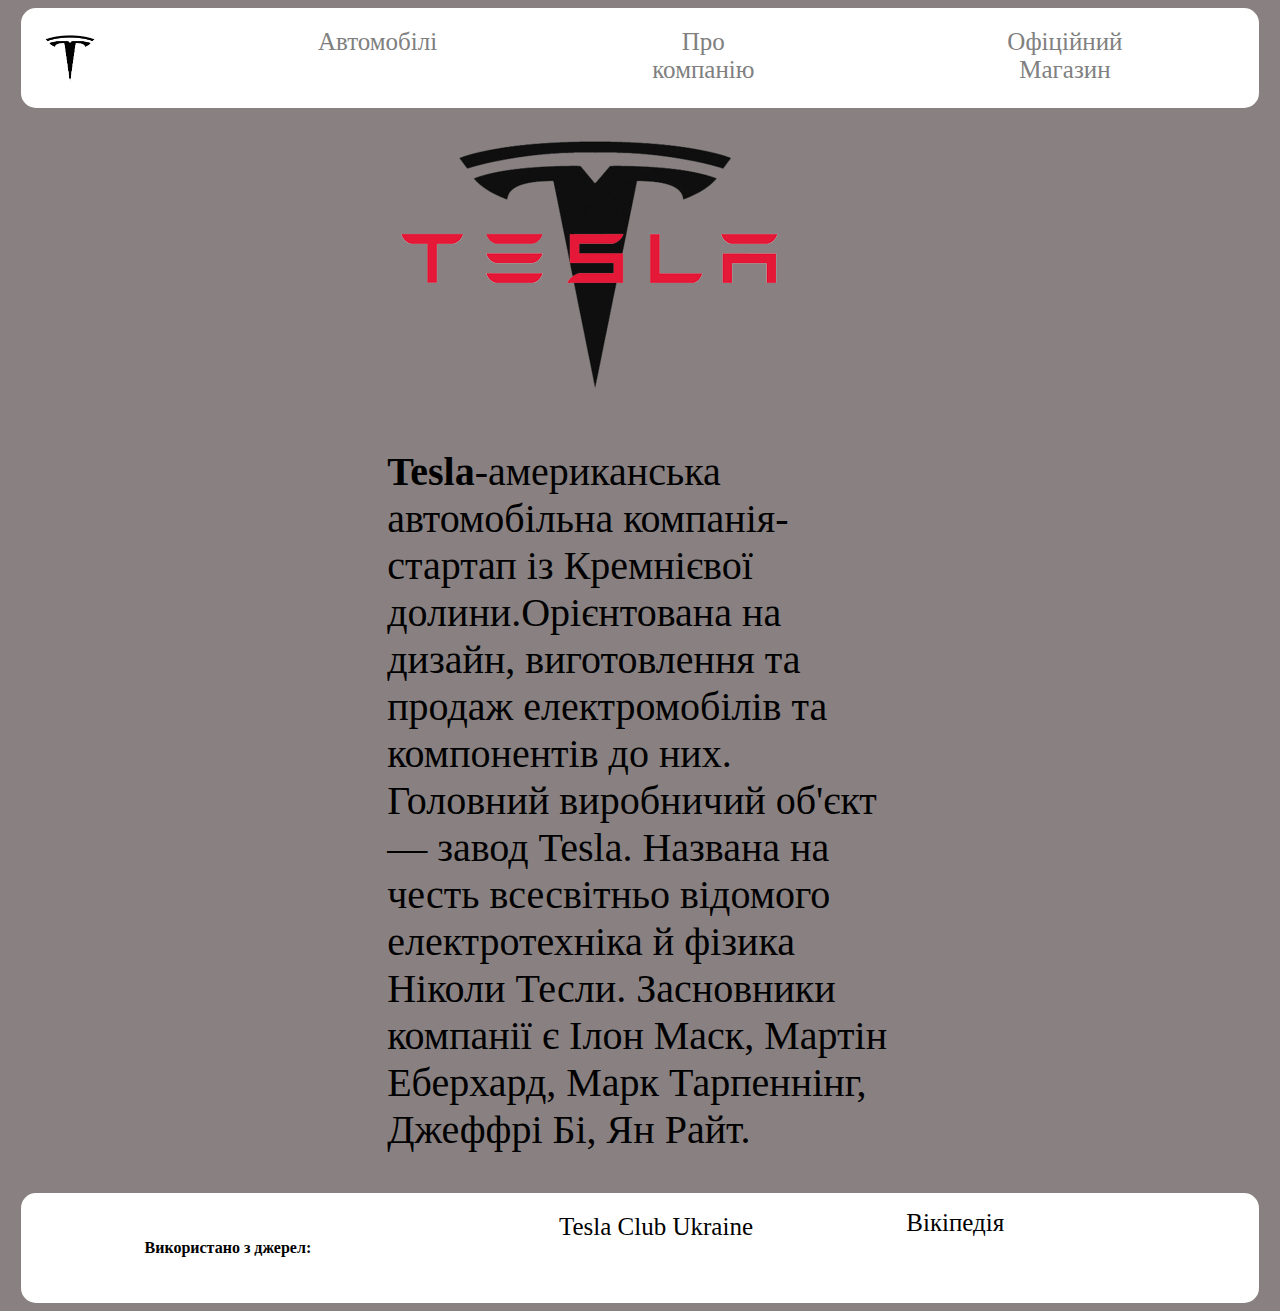
<file: index.html>
<!DOCTYPE html>
<html lang="uk">
	<head>
		<meta charset="utf-8">
		<link rel="icon" type="image/png" href="img/icon.jpeg">
		<link rel="stylesheet" type="text/css" href="css/menu.css">
	<title>Tesla</title>	
	</head>
<body>
	
	<header>
	<div class="up">
		<a href="#" class="a_logo"><img src="img/logo.jpeg" class="logo"></a>
		<a href="auto.html">Автомобілі</a>
		<a href="kompany.html">Про компанію</a>
		<a href="https://tesla-club.com.ua/">Офіційний Магазин</a>
	</div>   
	</header>
	<div class="opus">
		<div class="foto">	<img src="img/foto1.png"></div><p><strong>Tesla</strong>-американська автомобільна компанія-стартап із Кремнієвої долини.Орієнтована на дизайн, виготовлення та продаж електромобілів та компонентів до них. Головний виробничий об'єкт — завод Tesla. Названа на честь всесвітньо відомого електротехніка й фізика Ніколи Тесли. 
		Засновники компанії є Ілон Маск, Мартін Еберхард, Марк Тарпеннінг,   
	   Джеффрі Бі, Ян Райт.</p></div>
	   <footer>
	   <div class="down">
	   	<div class="opus2"><p><strong>Використано з джерел:</strong></p></div>
	   	<a href="https://tesla-club.com.ua/">Tesla Club Ukraine</p>
	   	<p><a href="https://uk.wikipedia.org/wiki/Tesla_Inc.">Вікіпедія</p>
	   </div>
	   </footer>
</body>
</html>
</file>
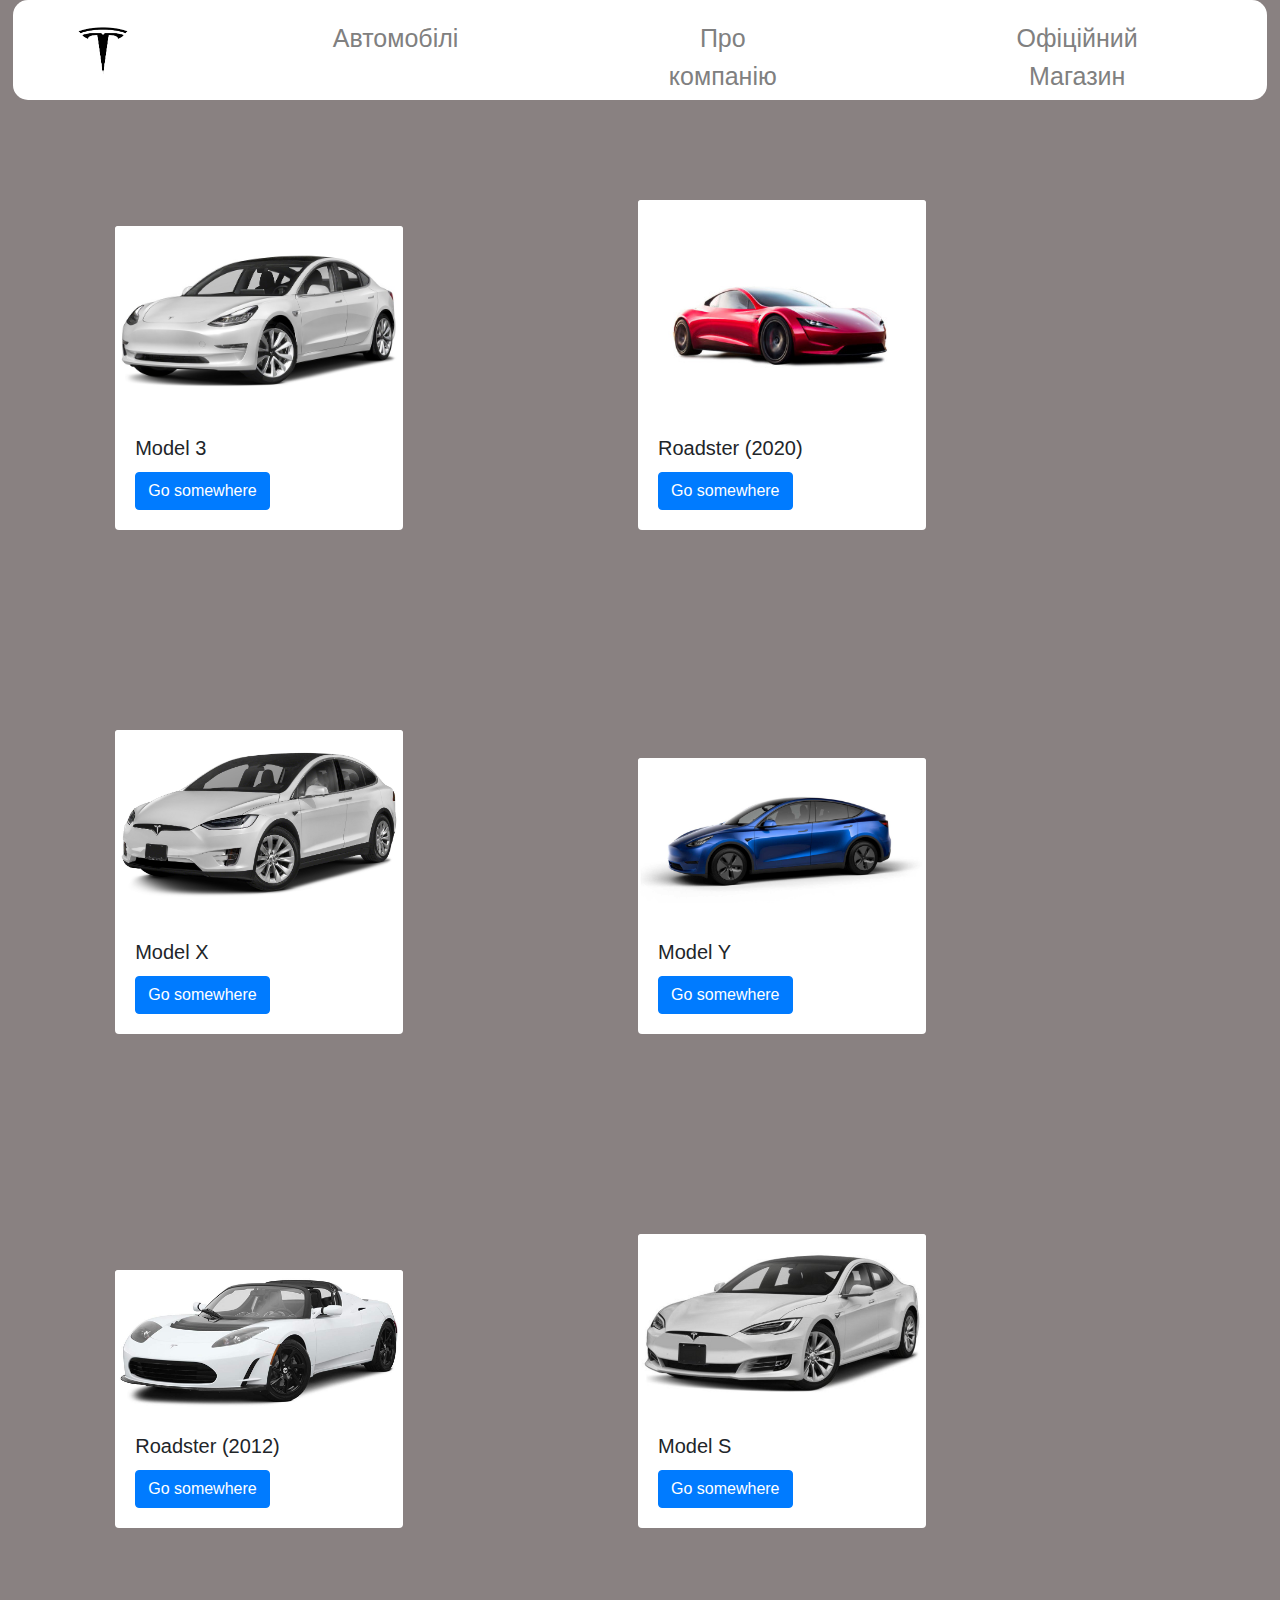
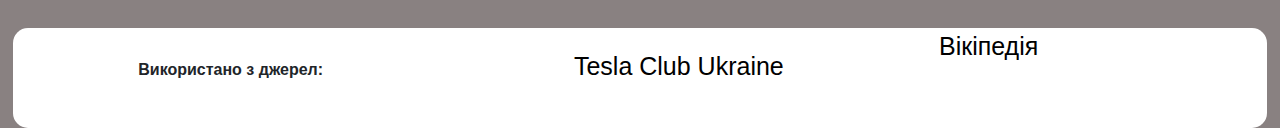
<file: auto.html>
<!DOCTYPE html>
<html lang="uk">
<head>
	<meta charset="utf-8">
  <link rel="icon" type="image/png" href="img/icon.jpeg">
	<link rel="stylesheet" href="https://stackpath.bootstrapcdn.com/bootstrap/4.3.1/css/bootstrap.min.css" integrity="sha384-ggOyR0iXCbMQv3Xipma34MD+dH/1fQ784/j6cY/iJTQUOhcWr7x9JvoRxT2MZw1T" crossorigin="anonymous">
	<script src="https://code.jquery.com/jquery-3.3.1.slim.min.js" integrity="sha384-q8i/X+965DzO0rT7abK41JStQIAqVgRVzpbzo5smXKp4YfRvH+8abtTE1Pi6jizo" crossorigin="anonymous"></script>
		<script src="https://cdnjs.cloudflare.com/ajax/libs/popper.js/1.14.7/umd/popper.min.js" integrity="sha384-UO2eT0CpHqdSJQ6hJty5KVphtPhzWj9WO1clHTMGa3JDZwrnQq4sF86dIHNDz0W1" crossorigin="anonymous"></script>
		<script src="https://stackpath.bootstrapcdn.com/bootstrap/4.3.1/js/bootstrap.min.js" integrity="sha384-JjSmVgyd0p3pXB1rRibZUAYoIIy6OrQ6VrjIEaFf/nJGzIxFDsf4x0xIM+B07jRM" crossorigin="anonymous"></script>
    <link rel="stylesheet" type="text/css" href="css/auto.css">
	<title>Tesla</title>
</head>
<body>
<header>
  <div class="up">
    <a href="index.html" class="a_logo"><img src="img/logo.jpeg" class="logo"></a>
    <a href="auto.html">Автомобілі</a>
    <a href="kompany.html">Про компанію</a>
    <a href="https://tesla-club.com.ua/">Офіційний Магазин</a>
  </div>
  </header>	

<div class="card" style="width: 18rem;">
  <img src="img/Model 3.jpeg" class="card-img-top" alt="Tesla Model 3">
  <div class="card-body">
    <h5 class="card-title">Model 3</h5>
    <a href="#" class="btn btn-primary">Go somewhere</a>
  </div>
</div>
<div class="card" style="width: 18rem;">
  <img src="img/Roadstertwo.jpeg" class="card-img-top" alt="Tesla Roadster">
  <div class="card-body">
    <h5 class="card-title">Roadster (2020)</h5>
    <a href="#" class="btn btn-primary">Go somewhere</a>
    </div>
</div>
<div class="card" style="width: 18rem;">
  <img src="img/Model X.jpeg" class="card-img-top" alt="Tesla Model X">
  <div class="card-body">
    <h5 class="card-title">Model X</h5>
    <a href="#" class="btn btn-primary">Go somewhere</a>
  </div>
</div>
<div class="card" style="width: 18rem;">
  <img src="img/Model Y.jpeg" class="card-img-top" alt="Tesla Model Y">
  <div class="card-body">
    <h5 class="card-title">Model Y</h5>
    <a href="#" class="btn btn-primary">Go somewhere</a>
  </div>
</div>
<div class="card" style="width: 18rem;">
  <img src="img/Roadster .jpeg" class="card-img-top" alt="Tesla Roadster">
  <div class="card-body">
    <h5 class="card-title">Roadster (2012)</h5>
    <a href="#" class="btn btn-primary">Go somewhere</a>
    </div>
</div>
<div class="card" style="width: 18rem;">
  <img src="img/Model S.jpeg" class="card-img-top" alt="Tesla Model S">
  <div class="card-body">
    <h5 class="card-title">Model S</h5>
    <a href="#" class="btn btn-primary">Go somewhere</a>
  </div>
</div>
</div>
  <div class="down"> 
  <div class="opus2"><p><strong>Використано з джерел:</strong></p></div>
   <a href="https://tesla-club.com.ua/">Tesla Club Ukraine</p>
   <p><a href="https://uk.wikipedia.org/wiki/Tesla_Inc.">Вікіпедія</p>
  </div>
 </footer>
</body>
</html>
</file>
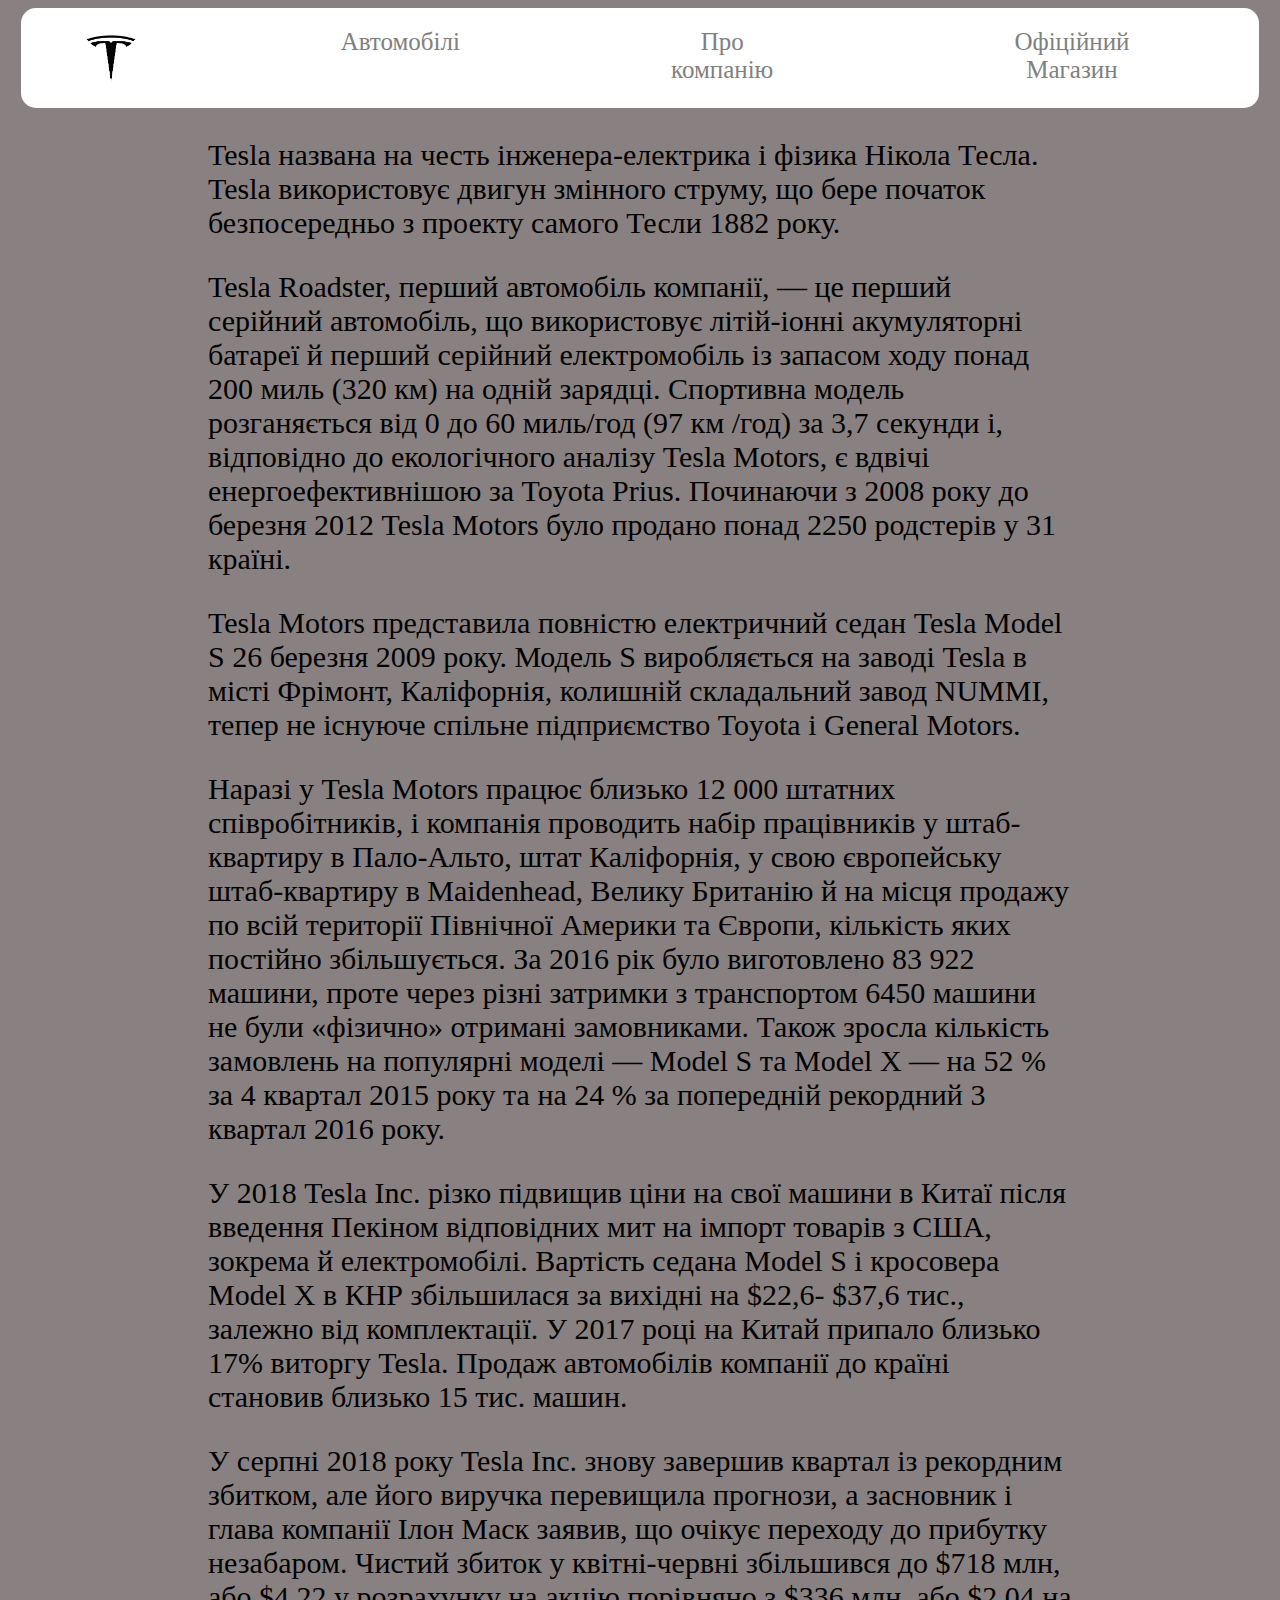
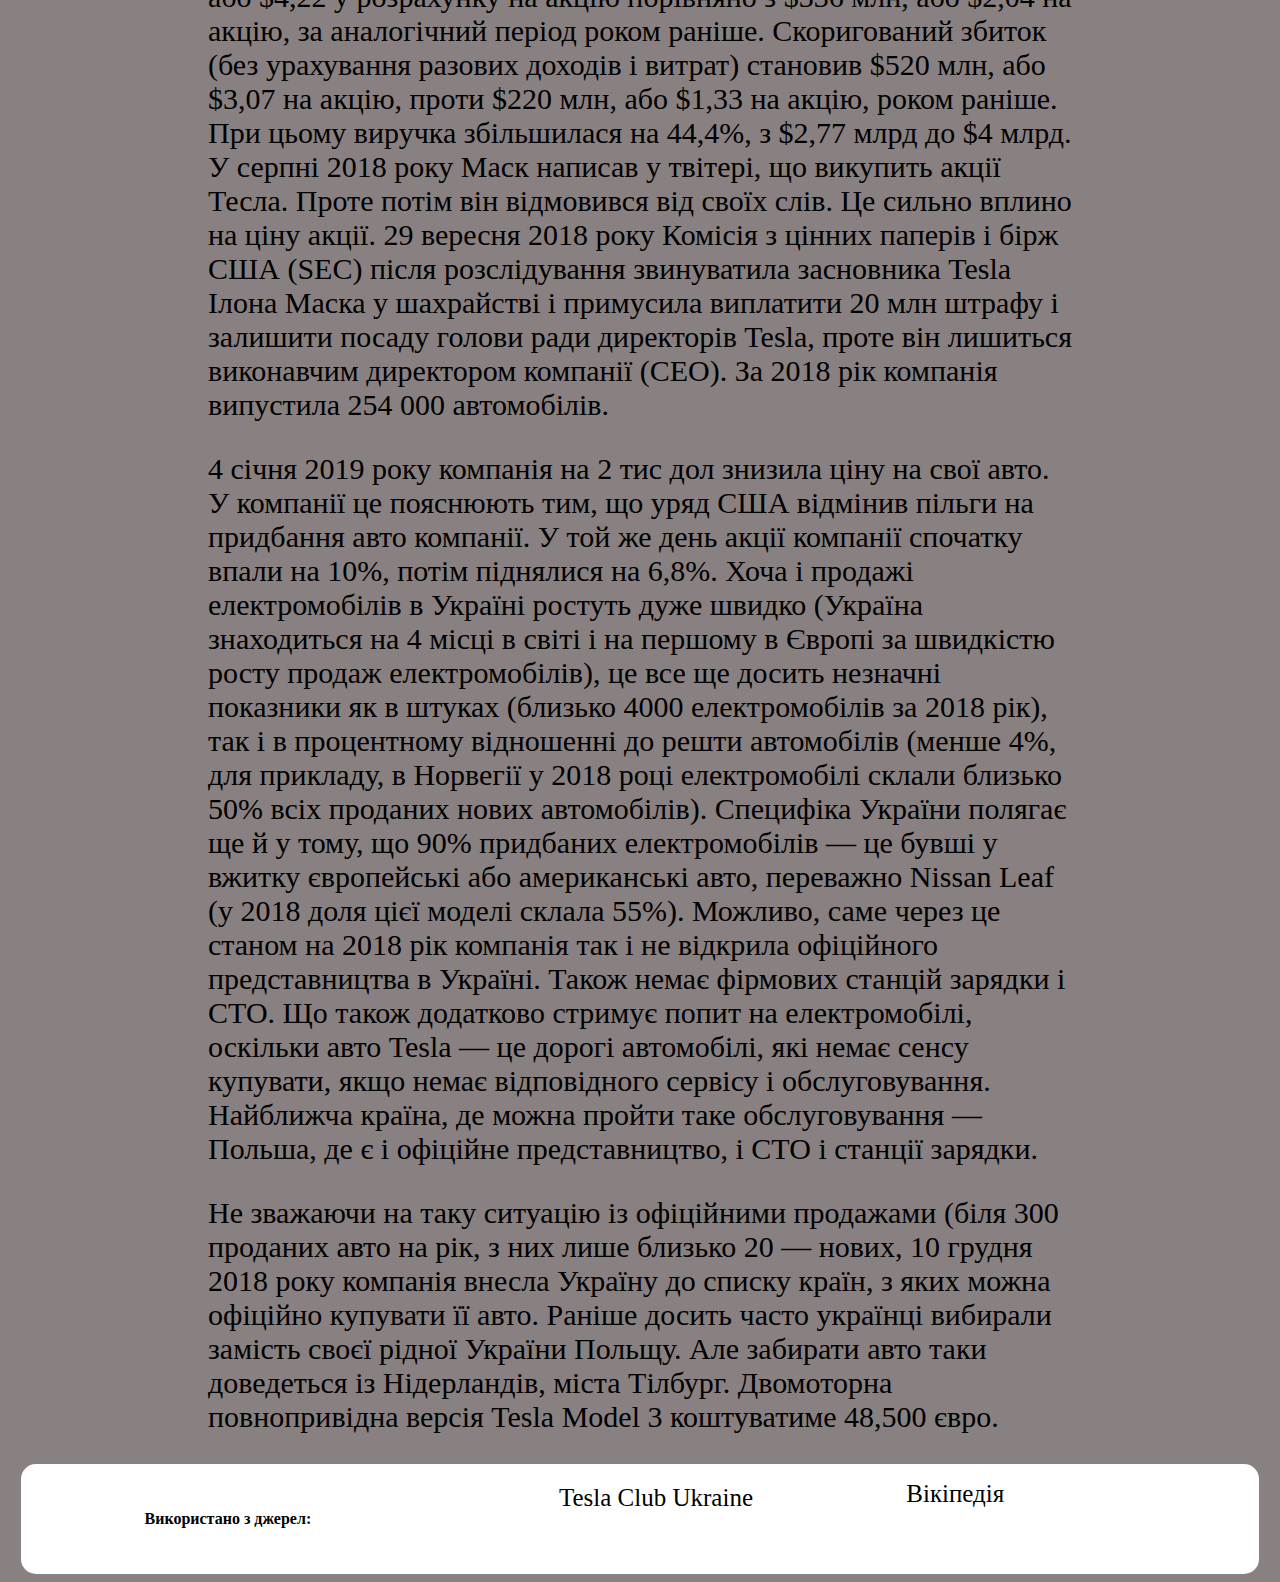
<file: kompany.html>
<!DOCTYPE html>
<html lang="uk">
	<head>
		<meta charset="utf-8">
		<link rel="icon" type="image/png" href="img/icon.jpeg">
		<link rel="stylesheet" type="text/css" href="css/kompany.css">
		<title>Tesla</title>
	</head>
<body>
	<header>
	<div class="up">
		<a href="index.html" class="a_logo"><img src="img/logo.jpeg" class="logo"></a>
		<a href="auto.html">Автомобілі</a>
		<a href="#">Про компанію</a>
		<a href="https://tesla-club.com.ua/">Офіційний Магазин</a>
	</div>
	</header>
	<div class="opus">
		<p><p>Tesla названа на честь інженера-електрика і фізика Нікола Тесла.  Tesla використовує двигун змінного струму, що бере початок безпосередньо з проекту самого Тесли 1882 року.</p>

<p>Tesla Roadster, перший автомобіль компанії, — це перший серійний автомобіль, що використовує літій-іонні акумуляторні батареї й перший серійний електромобіль із запасом ходу понад 200 миль (320 км) на одній зарядці. Спортивна модель розганяється від 0 до 60 миль/год (97 км /год) за 3,7 секунди і, відповідно до екологічного аналізу Tesla Motors, є вдвічі енергоефективнішою за Toyota Prius. Починаючи з 2008 року до березня 2012 Tesla Motors було продано понад 2250 родстерів у 31 країні.</p>

<p>Tesla Motors представила повністю електричний седан Tesla Model S 26 березня 2009 року. Модель S виробляється на заводі Tesla в місті Фрімонт, Каліфорнія, колишній складальний завод NUMMI, тепер не існуюче спільне підприємство Toyota і General Motors.</p>

<p>Наразі у Tesla Motors працює близько 12 000 штатних співробітників, і компанія проводить набір працівників у штаб-квартиру в Пало-Альто, штат Каліфорнія, у свою європейську штаб-квартиру в Maidenhead, Велику Британію й на місця продажу по всій території Північної Америки та Європи, кількість яких постійно збільшується.

За 2016 рік було виготовлено 83 922 машини, проте через різні затримки з транспортом 6450 машини не були «фізично» отримані замовниками. Також зросла кількість замовлень на популярні моделі — Model S та Model X — на 52 % за 4 квартал 2015 року та на 24 % за попередній рекордний 3 квартал 2016 року.</p>

<p>У 2018 Tesla Inc. різко підвищив ціни на свої машини в Китаї після введення Пекіном відповідних мит на імпорт товарів з США, зокрема й електромобілі. Вартість седана Model S і кросовера Model X в КНР збільшилася за вихідні на $22,6- $37,6 тис., залежно від комплектації. У 2017 році на Китай припало близько 17% виторгу Tesla. Продаж автомобілів компанії до країні становив близько 15 тис. машин.</p>

<p>У серпні 2018 року Tesla Inc. знову завершив квартал із рекордним збитком, але його виручка перевищила прогнози, а засновник і глава компанії Ілон Маск заявив, що очікує переходу до прибутку незабаром. Чистий збиток у квітні-червні збільшився до $718 млн, або $4,22 у розрахунку на акцію порівняно з $336 млн, або $2,04 на акцію, за аналогічний період роком раніше. Скоригований збиток (без урахування разових доходів і витрат) становив $520 млн, або $3,07 на акцію, проти $220 млн, або $1,33 на акцію, роком раніше. При цьому виручка збільшилася на 44,4%, з $2,77 млрд до $4 млрд.

У серпні 2018 року Маск написав у твітері, що викупить акції Тесла. Проте потім він відмовився від своїх слів. Це сильно вплино на ціну акції. 29 вересня 2018 року Комісія з цінних паперів і бірж США (SEC) після розслідування звинуватила засновника Tesla Ілона Маска у шахрайстві і примусила виплатити 20 млн штрафу і залишити посаду голови ради директорів Tesla, проте він лишиться виконавчим директором компанії (CEO).

За 2018 рік компанія випустила 254 000 автомобілів.</p>

<p>4 січня 2019 року компанія на 2 тис дол знизила ціну на свої авто. У компанії це пояснюють тим, що уряд США відмінив пільги на придбання авто компанії. У той же день акції компанії спочатку впали на 10%, потім піднялися на 6,8%.
Хоча і продажі електромобілів в Україні ростуть дуже швидко (Україна знаходиться на 4 місці в світі і на першому в Європі за швидкістю росту продаж електромобілів), це все ще досить незначні показники як в штуках (близько 4000 електромобілів за 2018 рік), так і в процентному відношенні до решти автомобілів (менше 4%, для прикладу, в Норвегії у 2018 році електромобілі склали близько 50% всіх проданих нових автомобілів). Специфіка України полягає ще й у тому, що 90% придбаних електромобілів — це бувші у вжитку європейські або американські авто, переважно Nissan Leaf (у 2018 доля цієї моделі склала 55%). Можливо, саме через це станом на 2018 рік компанія так і не відкрила офіційного представництва в Україні. Також немає фірмових станцій зарядки і СТО. Що також додатково стримує попит на електромобілі, оскільки авто Tesla — це дорогі автомобілі, які немає сенсу купувати, якщо немає відповідного сервісу і обслуговування. Найближча країна, де можна пройти таке обслуговування — Польша, де є і офіційне представництво, і СТО і станції зарядки.</p>

<p>Не зважаючи на таку ситуацію із офіційними продажами (біля 300 проданих авто на рік, з них лише близько 20 — нових, 10 грудня 2018 року компанія внесла Україну до списку країн, з яких можна офіційно купувати її авто. Раніше досить часто українці вибирали замість своєї рідної України Польщу. Але забирати авто таки доведеться із Нідерландів, міста Тілбург. Двомоторна повнопривідна версія Tesla Model 3 коштуватиме 48,500 євро.</p></p></div>
	<footer>
	    <div class="down">
	   	<div class="opus2"><p><strong>Використано з джерел:</strong></p></div>
	   	<a href="https://tesla-club.com.ua/">Tesla Club Ukraine</p>
	   	<p><a href="https://uk.wikipedia.org/wiki/Tesla_Inc.">Вікіпедія</p>
	   </div>
	</footer>
</body>
</html>
</file>
<file: css/menu.css>
.up{
	display: flex;
	background-color: white;
	border-radius: 15px 15px;
	height: 100px;
	margin: auto 1%;
}
.up a{
	text-align: center;
	text-decoration: none;
	font-size: 25px;
	padding: 20px 8%;
	color: grey;
}
body{
	background-color: #898181;
} 
.logo{
	width: 60px;
	height: 60px;
	margin-left: -100px;
	margin-top: 0px;	
}
.foto{
	width: 500px;
	height: 300px;
	margin:0px auto;
}
.opus{

	text-decoration:none;
	color: black;
	font-size: 40px;
	margin-left: 30%;
	margin-right: 30%;
}
.down{
	display: flex;
	background-color: white;
	border-radius: 15px 15px;
	margin: auto 1%;
	padding: 10px auto;
	position: end;
	
}
.down a{
	text-align: center;
	text-decoration: none;
	font-size: 25px;
	padding: 20px 10%;
	color: black;
}
.opus2{
	padding:30px 10%;
}
</file>
<file: css/auto.css>
.up{
	display: flex;
	background-color: white;
	border-radius: 15px 15px;
	height: 100px;
	margin: auto 1%;
}
.up a{
	text-align: center;
	text-decoration: none;
	font-size: 25px;
	padding: 20px 100px;
	color: grey;
}
body{
	background-color: #898181;
} 
.logo{
	width: 60px;
	height: 60px;
	margin-left: -40px;
	margin-top: 0px;	
}
.down{
	display: flex;
	background-color: white;
	border-radius: 15px 15px;
	margin: auto 1%;
	padding: 10px auto;
	position: end;
}
.down a{
	text-align: center;
	text-decoration: none;
	font-size: 25px;
	padding: 20px 10%;
	color: black;
}
.opus2{
	padding:30px 10%;
}
.card{
display: inline-block;
border: none;
margin: 100px 9%;
}
</file>
<file: css/kompany.css>
.up{
	display: flex;
	background-color: white;
	border-radius: 15px 15px;
	height: 100px;
	margin: auto 1%;
}
.up a{
	text-align: center;
	text-decoration: none;
	font-size: 25px;
	padding: 20px 100px;
	color: grey;
}
body{
	background-color: #898181;
} 
.logo{
	width: 60px;
	height: 60px;
	margin-left: -40px;
	margin-top: 0px;	
}
.opus{
	text-decoration:none;
	color: black;
	font-size: 30px;
	margin-left: 200px;
	margin-right: 200px;
}
.down{
	display: flex;
	background-color: white;
	border-radius: 15px 15px;
	margin: auto 1%;
	padding: 10px auto;
	position: end;
}
.down a{
	text-align: center;
	text-decoration: none;
	font-size: 25px;
	padding: 20px 10%;
	color: black;
}
.opus2{
	padding:30px 10%;
}
</file>
